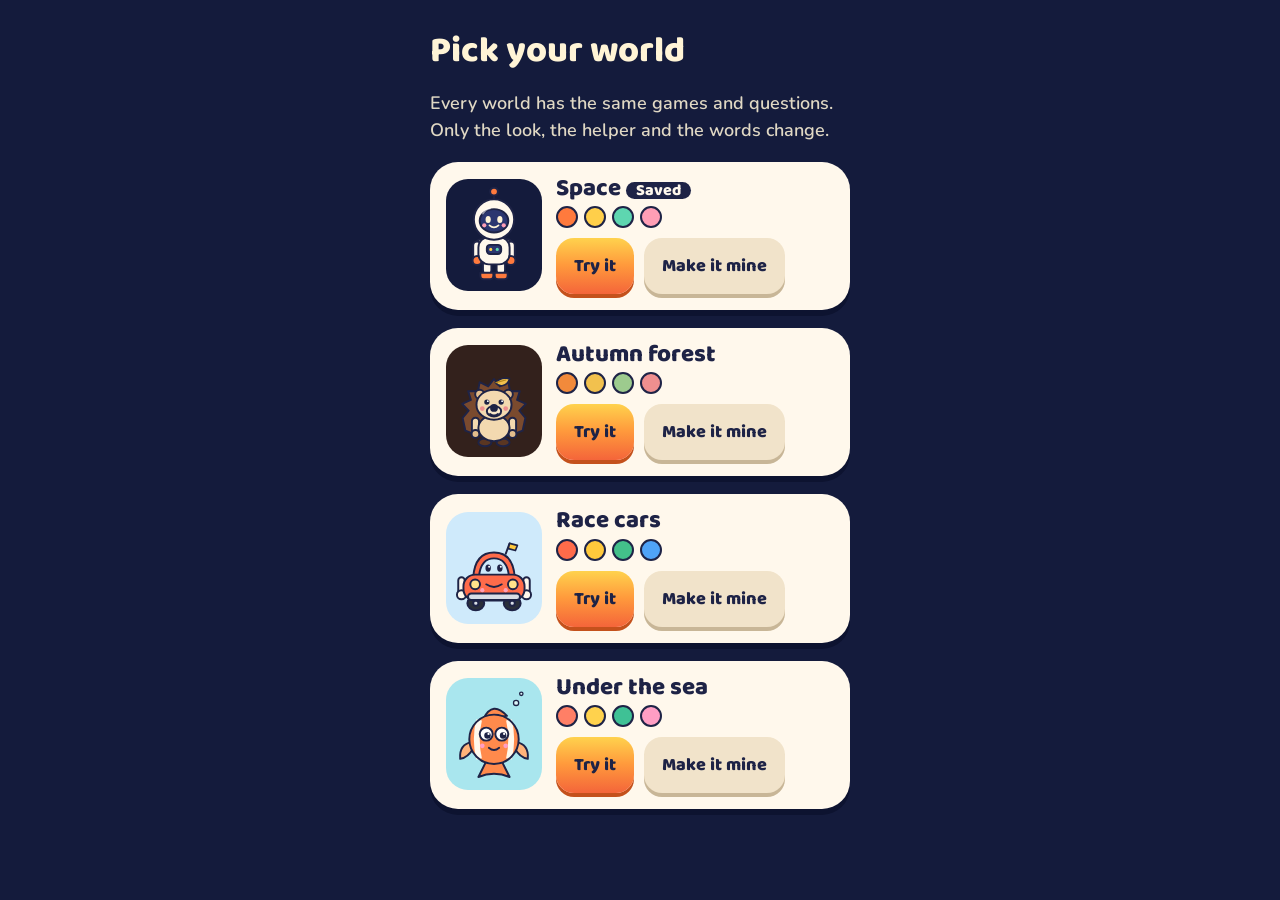
<file: themes.html>
<!doctype html>
<html lang="en">
<head>
  <meta charset="utf-8">
  <meta name="viewport" content="width=device-width, initial-scale=1, viewport-fit=cover">
  <meta name="theme-color" content="#141B3C">
  <title>Kidzio worlds</title>
  <link rel="preconnect" href="https://fonts.googleapis.com">
  <link rel="preconnect" href="https://fonts.gstatic.com" crossorigin>
  <link href="https://fonts.googleapis.com/css2?family=Baloo+2:wght@700;800&family=Nunito:wght@600;700;800&display=swap" rel="stylesheet">
  <style>
    /* Stand-in for the future profile setting: preview a world, or save it as the default. */
    :root {
      --page: #141B3C; --on-page: #FFF4D6; --on-page-soft: #E0D8C4;
      --cream: #FFF8EC; --ink: #1E2346; --ink-soft: #4C5178; --shadow: #0D1330; --focus: #FFCF4A;
      --flame: linear-gradient(180deg, #FFD24D 0%, #FF9A3C 48%, #F4653A 100%); --flame-deep: #C4511C;
      color-scheme: dark;
    }
    * { box-sizing: border-box; }
    body {
      margin: 0; min-height: 100dvh;
      background: var(--page); color: var(--on-page);
      font: 600 1.125rem/1.5 "Nunito", system-ui, sans-serif;
    }
    main { max-width: 460px; margin: 0 auto; padding: 32px max(20px, env(safe-area-inset-right, 0px)) 40px max(20px, env(safe-area-inset-left, 0px)); display: grid; gap: 18px; }
    h1 { font: 800 2.25rem/1.1 "Baloo 2", system-ui, sans-serif; margin: 0; text-wrap: balance; }
    p { margin: 0; color: var(--on-page-soft); }
    .world {
      display: grid; grid-template-columns: 96px 1fr; gap: 14px; align-items: center;
      padding: 14px 16px 16px; border-radius: 28px;
      background: var(--cream); color: var(--ink);
      box-shadow: 0 6px 0 var(--shadow);
    }
    .scene { width: 96px; height: 112px; border-radius: 22px; display: grid; place-items: end center; padding-bottom: 6px; }
    .scene svg { width: 78px; height: auto; display: block; }
    .world h2 { font: 800 1.5rem/1.1 "Baloo 2", system-ui, sans-serif; margin: 0 0 4px; }
    .swatches { display: flex; gap: 6px; margin: 0 0 10px; }
    .swatches span { width: 22px; height: 22px; border-radius: 50%; border: 2px solid var(--ink); }
    .actions { display: flex; flex-wrap: wrap; gap: 10px; }
    .btn {
      display: inline-flex; align-items: center; justify-content: center;
      min-height: 56px; padding: 0 18px; border: 0; border-radius: 18px;
      font: 800 1.125rem "Baloo 2", system-ui, sans-serif; color: var(--ink); text-decoration: none;
      cursor: pointer; transition: transform 120ms ease-out, box-shadow 120ms ease-out;
    }
    .btn:active { transform: translateY(4px); box-shadow: none !important; }
    .btn-flame { background: var(--flame); box-shadow: 0 4px 0 var(--flame-deep); }
    .btn-paper { background: #F1E3CA; box-shadow: 0 4px 0 #C8B697; }
    .badge { display: inline-block; padding: 0 10px; border-radius: 999px; background: var(--ink); color: var(--cream); font-size: 1rem; font-weight: 800; }
    :focus-visible { outline: 4px solid var(--focus); outline-offset: 4px; }
  </style>
</head>
<body>
  <main>
    <h1>Pick your world</h1>
    <p>Every world has the same games and questions. Only the look, the helper and the words change.</p>
    <div id="worlds" style="display:grid; gap:18px"></div>
    <p id="saved" role="status" aria-live="polite"></p>
  </main>

  <script>
    const THEMES = ['space', 'autumn', 'cars', 'ocean'];
    const list = document.getElementById('worlds');
    const saved = document.getElementById('saved');

    function current() {
      try { return localStorage.getItem('kidzio-theme') || 'space'; } catch (e) { return 'space'; }
    }

    // Each theme.js sets window.KIDZIO_THEME; load them one by one and keep a copy of each.
    function load(id) {
      return new Promise((resolve) => {
        const s = document.createElement('script');
        s.src = `themes/${id}/theme.js`;
        s.onload = () => resolve(window.KIDZIO_THEME);
        s.onerror = () => resolve(null);
        document.head.appendChild(s);
      });
    }

    async function render() {
      const mine = current();
      for (const id of THEMES) {
        const t = await load(id);
        if (!t) continue;
        const card = document.createElement('section');
        card.className = 'world';
        card.setAttribute('aria-label', t.name);
        card.innerHTML = `
          <div class="scene" style="background:${t.preview.bg}">${t.mascot}</div>
          <div>
            <h2>${t.name} ${id === mine ? '<span class="badge">Saved</span>' : ''}</h2>
            <div class="swatches" aria-hidden="true">${t.preview.accents.map((c) => `<span style="background:${c}"></span>`).join('')}</div>
            <div class="actions">
              <a class="btn btn-flame" href="index.html?theme=${id}">Try it</a>
              <button class="btn btn-paper" type="button" data-save="${id}">Make it mine</button>
            </div>
          </div>`;
        list.appendChild(card);
      }
    }

    list.addEventListener('click', (e) => {
      const id = e.target.closest('[data-save]')?.dataset.save;
      if (!id) return;
      try {
        localStorage.setItem('kidzio-theme', id);
        saved.textContent = 'Saved. Kidzio will open in this world next time.';
      } catch (err) {
        saved.textContent = 'This browser won’t let Kidzio save. Use “Try it” instead.';
      }
      list.innerHTML = '';
      render();
    });

    render();
  </script>
</body>
</html>
</file>
